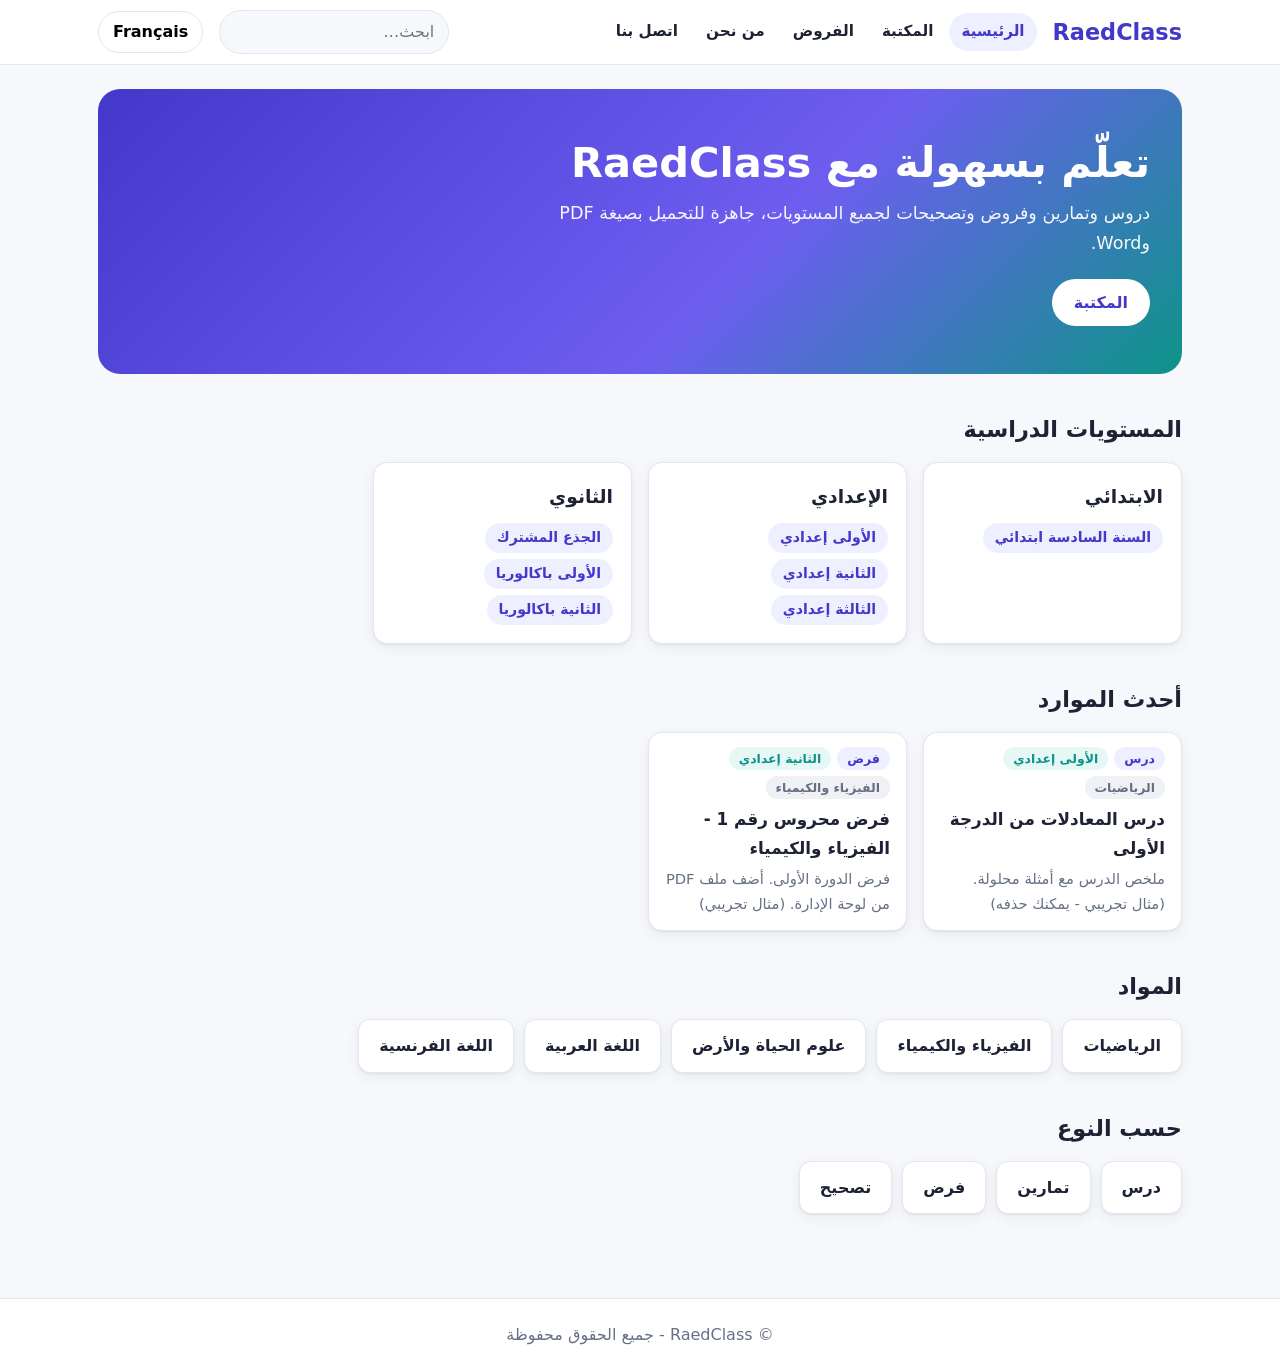
<file: index.html>
<!doctype html>
<html lang="ar" dir="rtl">
<head>
<meta charset="utf-8">
<meta name="viewport" content="width=device-width, initial-scale=1">
<title>RaedClass</title>
<meta name="description" content="RaedClass - دروس وتمارين وفروض وتصحيحات / Cours, exercices, examens et corrigés">
<link rel="stylesheet" href="assets/css/style.css">
</head>
<body>
<header class="topbar">
  <div class="wrap bar">
    <a class="brand" href="#/" id="brand">RaedClass</a>
    <nav id="nav" class="nav" aria-label="Main"></nav>
    <form id="searchForm" class="search" role="search">
      <input id="searchInput" type="search" autocomplete="off">
    </form>
    <button id="langBtn" class="lang" type="button"></button>
  </div>
</header>

<main id="app" class="wrap main"><p class="loading">…</p></main>

<footer class="footer">
  <div class="wrap" id="footer"></div>
</footer>

<script src="assets/js/app.js"></script>
</body>
</html>
</file>
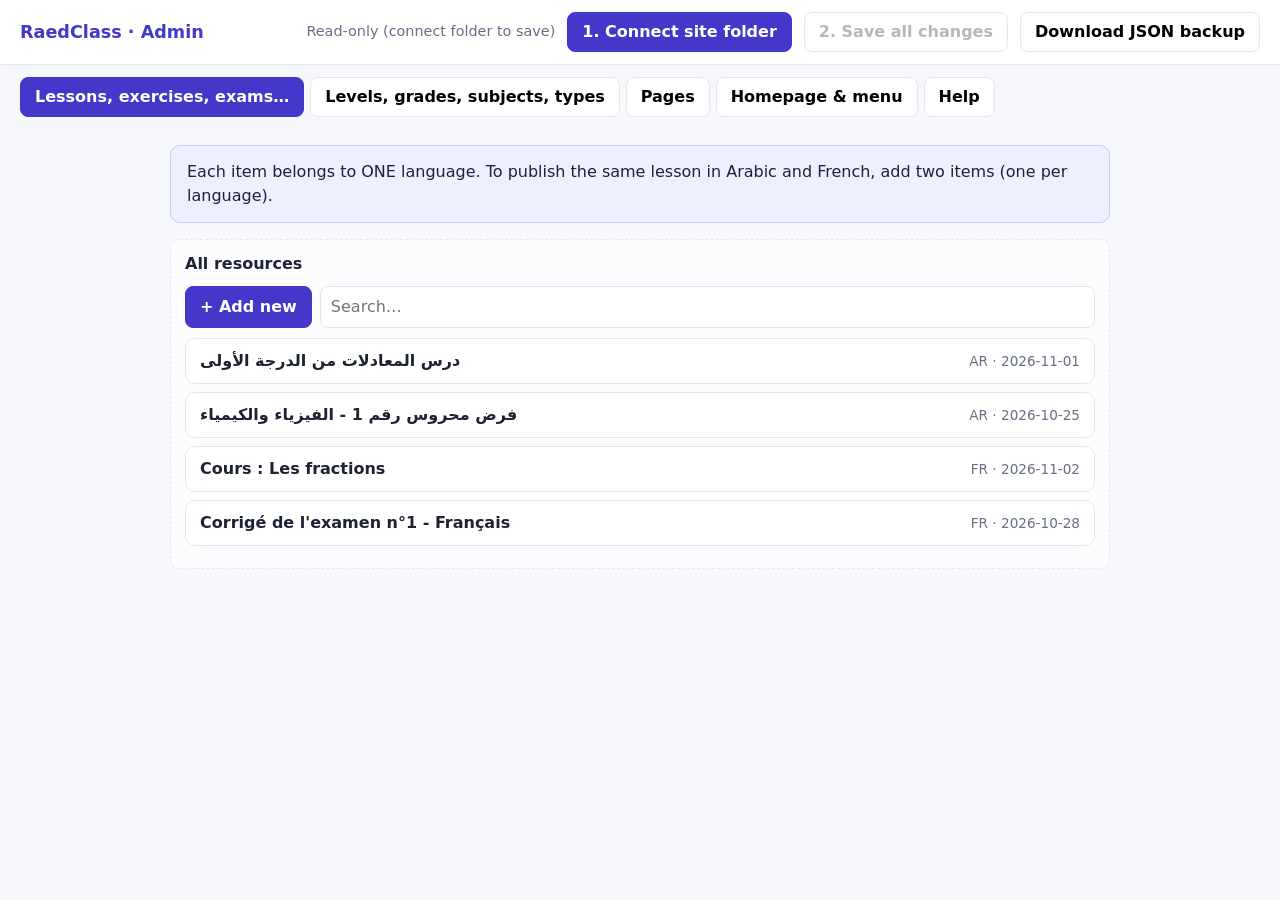
<file: admin/index.html>
<!doctype html>
<html lang="en" dir="ltr">
<head>
<meta charset="utf-8">
<meta name="viewport" content="width=device-width, initial-scale=1">
<meta name="robots" content="noindex">
<title>RaedClass Admin</title>
<style>
:root{--p:#4338ca;--line:#e4e7ef;--bg:#f7f8fc;--mut:#667085}
*{box-sizing:border-box}
body{margin:0;font-family:system-ui,"Segoe UI",Tahoma,sans-serif;background:var(--bg);color:#1e2235;line-height:1.5}
header{background:#fff;border-bottom:1px solid var(--line);padding:12px 20px;display:flex;gap:12px;align-items:center;flex-wrap:wrap;position:sticky;top:0;z-index:10}
header h1{font-size:1.1rem;margin:0;color:var(--p);margin-inline-end:auto}
button,.btn{font:inherit;border:1px solid var(--line);background:#fff;border-radius:8px;padding:7px 14px;cursor:pointer;font-weight:600}
button:hover{border-color:var(--p);color:var(--p)}
button.primary{background:var(--p);color:#fff;border-color:var(--p)}
button.primary:hover{color:#fff;opacity:.9}
button.danger{color:#b42318}
button.small{padding:3px 9px;font-size:.82rem}
#status{font-size:.9rem;color:var(--mut)}
#status.dirty{color:#b54708;font-weight:700}
nav{display:flex;gap:6px;padding:12px 20px;flex-wrap:wrap}
nav button.on{background:var(--p);color:#fff;border-color:var(--p)}
main{max-width:980px;margin:0 auto;padding:0 20px 80px}
.notice{background:#eef0ff;border:1px solid #c7ccff;border-radius:10px;padding:14px 16px;margin:16px 0}
.notice.warn{background:#fffaeb;border-color:#fedf89}
h2{margin:22px 0 8px}
details{background:#fff;border:1px solid var(--line);border-radius:10px;margin:8px 0}
summary{padding:10px 14px;cursor:pointer;font-weight:600;display:flex;gap:8px;align-items:center}
summary .t{flex:1}
summary .sub{color:var(--mut);font-weight:400;font-size:.85rem}
.body{padding:6px 16px 16px;border-top:1px solid var(--line)}
label.f{display:block;margin-top:12px;font-weight:600;font-size:.88rem}
label.f small{font-weight:400;color:var(--mut);display:block}
input[type=text],input[type=date],input[type=number],select,textarea{width:100%;font:inherit;padding:8px 10px;border:1px solid var(--line);border-radius:8px;background:#fff;margin-top:4px}
textarea{min-height:90px;resize:vertical}
textarea.html{min-height:200px;font-family:Consolas,monospace;font-size:.9rem}
.bi{display:grid;grid-template-columns:1fr 1fr;gap:10px}
.bi .ar input,.bi .ar textarea{direction:rtl;text-align:right}
.bi span.l{font-size:.75rem;color:var(--mut)}
.row{display:flex;gap:6px;align-items:center;margin-top:4px}
.row input{margin-top:0}
.tb{display:flex;gap:4px;flex-wrap:wrap;margin-top:4px}
.group{border:1px dashed var(--line);border-radius:10px;padding:2px 14px 14px;margin-top:14px;background:#fcfcff}
.group>b{display:block;margin-top:10px}
.bar{display:flex;gap:8px;margin:10px 0;flex-wrap:wrap}
.bar input{flex:1;min-width:180px;margin:0}
.actions{display:flex;gap:6px;margin-top:14px;justify-content:flex-end}
.ro{font-family:Consolas,monospace;font-size:.8rem;color:var(--mut)}
@media(max-width:700px){.bi{grid-template-columns:1fr}}
</style>
</head>
<body>
<header>
  <h1>RaedClass · Admin</h1>
  <span id="status">Not connected</span>
  <button id="connect" class="primary">1. Connect site folder</button>
  <button id="save" disabled>2. Save all changes</button>
  <button id="dl" title="Use this if your browser can't save into the folder">Download JSON backup</button>
</header>
<nav id="tabs"></nav>
<main id="main"></main>

<script>
/* ===== state ===== */
const D = { site:null, taxonomy:null, resources:null, pages:null };
const FILES = { site:'site.json', taxonomy:'taxonomy.json', resources:'resources.json', pages:'pages.json' };
let root = null, dirty = false, tab = 'resources';
const $ = (s,r=document)=>r.querySelector(s);
const el = (tag, attrs={}, ...kids) => {
  const e = document.createElement(tag);
  for (const [k,v] of Object.entries(attrs)) {
    if (k==='class') e.className=v; else if (k.startsWith('on')) e[k]=v; else if (v!==false && v!=null) e.setAttribute(k,v);
  }
  kids.flat().forEach(c => e.append(c?.nodeType ? c : document.createTextNode(c ?? '')));
  return e;
};
const uid = p => p + '-' + Date.now().toString(36) + Math.random().toString(36).slice(2,5);
const nmv = o => (o && (o.fr || o.ar)) || '';
const setDirty = v => { dirty = v; const s=$('#status'); s.textContent = v ? 'Unsaved changes' : (root ? 'Connected - all saved' : 'Not connected'); s.className = v ? 'dirty' : ''; $('#save').disabled = !(root && v); };
window.addEventListener('beforeunload', e => { if (dirty) { e.preventDefault(); e.returnValue=''; } });

/* ===== loading / saving ===== */
async function readFromFolder(h) {
  const dd = await h.getDirectoryHandle('data');
  for (const [k,f] of Object.entries(FILES)) {
    const fh = await dd.getFileHandle(f);
    D[k] = JSON.parse(await (await fh.getFile()).text());
  }
}
async function readFromServer() {
  for (const [k,f] of Object.entries(FILES)) {
    const r = await fetch('../data/'+f+'?v='+Date.now()); if (!r.ok) throw new Error(f);
    D[k] = await r.json();
  }
}
$('#connect').onclick = async () => {
  if (!window.showDirectoryPicker) { alert('Your browser cannot save directly into folders.\nUse Chrome or Edge on a computer. (Without it, you can still edit and use "Download JSON backup", then copy the files into the data folder yourself.)'); return; }
  try {
    root = await showDirectoryPicker({ mode:'readwrite' });
    await readFromFolder(root);
    setDirty(false); render();
  } catch (e) { root = null; if (e.name !== 'AbortError') alert('Could not open the folder. Choose the main RaedClass folder (the one containing index.html and data).\n\n'+e.message); }
};
async function writeText(dir, name, text) {
  const fh = await dir.getFileHandle(name, { create:true });
  const w = await fh.createWritable(); await w.write(text); await w.close();
}
$('#save').onclick = async () => {
  try {
    const dd = await root.getDirectoryHandle('data', { create:true });
    for (const [k,f] of Object.entries(FILES)) await writeText(dd, f, JSON.stringify(D[k], null, 2));
    setDirty(false); alert('Saved. Refresh your website to see the changes.');
  } catch (e) { alert('Save failed: '+e.message); }
};
$('#dl').onclick = () => {
  if (!D.site) return alert('Nothing loaded yet.');
  for (const [k,f] of Object.entries(FILES)) {
    const a = el('a', { href: URL.createObjectURL(new Blob([JSON.stringify(D[k],null,2)],{type:'application/json'})), download:f });
    document.body.append(a); a.click(); a.remove();
  }
};
async function upload(file, folder) {
  if (!root) { alert('Connect the site folder first (button 1) so files can be saved into it.'); return null; }
  const dir = await root.getDirectoryHandle(folder, { create:true });
  let name = file.name.normalize('NFKD').replace(/[^\w.\-]+/g,'-').replace(/-+/g,'-');
  if (!/[a-z0-9]/i.test(name.replace(/\.[^.]*$/,''))) name = 'file-' + Date.now() + (name.match(/\.[^.]*$/)||[''])[0];
  try { await dir.getFileHandle(name); name = Date.now().toString(36)+'-'+name; } catch {}
  const fh = await dir.getFileHandle(name, { create:true });
  const w = await fh.createWritable(); await w.write(file); await w.close();
  return folder + '/' + name;
}

/* ===== schemas ===== */
const taxOpts = (key, withLevel) => () => (D.taxonomy[key]||[]).map(x => ({
  value:x.id,
  label: (withLevel ? nmv((D.taxonomy.levels.find(l=>l.id===x.level)||{}).name)+' — ' : '') + nmv(x.name)
}));
const LANGS = [{value:'ar',label:'العربية (Arabic)'},{value:'fr',label:'Français (French)'}];

const resourceSchema = [
  { key:'id', type:'id' },
  { key:'lang', label:'Language of this content', type:'select', options:()=>LANGS },
  { key:'title', label:'Title', type:'text' },
  { key:'category', label:'Type (lesson / exercise / exam / correction…)', type:'select', options:taxOpts('categories'), blank:true },
  { key:'grade', label:'Grade / class', type:'select', options:taxOpts('grades', true), blank:true },
  { key:'subject', label:'Subject', type:'select', options:taxOpts('subjects'), blank:true },
  { key:'date', label:'Date', type:'date' },
  { key:'description', label:'Short description (shown on the card)', type:'textarea' },
  { key:'body', label:'Content (optional text of the lesson/exam)', type:'html' },
  { key:'image', label:'Cover image (optional)', type:'file', folder:'images', accept:'image/*' },
  { key:'files', label:'Downloadable files (PDF / Word)', type:'list', itemTitle:f=>f.label||f.path||'file', newItem:()=>({label:'',path:''}),
    schema:[ {key:'label',label:'Button text (e.g. "Lesson PDF")',type:'text'},
             {key:'path',label:'File',type:'file',folder:'files',accept:'.pdf,.doc,.docx,.xls,.xlsx,.ppt,.pptx,.zip,image/*'} ] }
];
const nameSchema = [ {key:'id',type:'id'}, {key:'name',label:'Name',type:'bi'} ];
const gradeSchema = [ {key:'id',type:'id'}, {key:'level',label:'Educational level',type:'select',options:taxOpts('levels')}, {key:'name',label:'Name',type:'bi'} ];
const pageSchema = [
  { key:'slug', label:'Page address (letters/numbers/dashes only, e.g. "about")', type:'text' },
  { key:'title', label:'Title', type:'bi' },
  { key:'body', label:'Content', type:'bihtml' }
];
const UIKEYS = ['browse','search','allGrades','allSubjects','allCategories','noResults','download','view','related','back','home','notFound'];
const sectionSchema = [
  { key:'type', label:'Section type', type:'select', options:()=>[
    {value:'levels',label:'Levels and grades'},{value:'latest',label:'Latest resources'},{value:'subjects',label:'Subjects'},
    {value:'categories',label:'Types (lessons, exams…)'},{value:'text',label:'Free text block'}] },
  { key:'title', label:'Section title', type:'bi' },
  { key:'count', label:'Number of items (for "Latest resources")', type:'number' },
  { key:'body', label:'Text (for "Free text block")', type:'bihtml' }
];
const siteSchema = [
  { key:'name', label:'Site name', type:'text' },
  { key:'defaultLang', label:'Default language', type:'select', options:()=>LANGS },
  { key:'logo', label:'Logo image (optional)', type:'file', folder:'images', accept:'image/*' },
  { key:'tagline', label:'Tagline', type:'bi' },
  { key:'nav', label:'Navigation menu', type:'list', itemTitle:n=>nmv(n.label)||n.href, newItem:()=>({label:{ar:'',fr:''},href:'#/'}),
    schema:[ {key:'label',label:'Label',type:'bi'},
             {key:'href',label:'Link',type:'text',hint:'#/ = home · #/browse = library · #/browse?category=exam · #/page/about = a custom page · or a full https:// link'} ] },
  { key:'home', label:'Homepage', type:'group', schema:[
      {key:'heroTitle',label:'Big title',type:'bi'},
      {key:'heroText',label:'Intro text',type:'bitext'},
      {key:'heroImage',label:'Hero image (optional)',type:'file',folder:'images',accept:'image/*'},
      {key:'sections',label:'Homepage sections (order = order on the page)',type:'list',ordered:true,itemTitle:s=>(nmv(s.title)||s.type)+'  ['+s.type+']',newItem:()=>({type:'latest',title:{ar:'',fr:''},count:6}),schema:sectionSchema} ] },
  { key:'footer', label:'Footer text', type:'bi' },
  { key:'ui', label:'Interface words (buttons, labels)', type:'group', schema: UIKEYS.map(k=>({key:k,label:k,type:'bi'})) }
];

/* ===== generic renderers ===== */
function toolbar(ta) {
  const wrap = (a,b) => { const s=ta.selectionStart,e=ta.selectionEnd,v=ta.value; ta.value=v.slice(0,s)+a+v.slice(s,e)+b+v.slice(e); ta.focus(); ta.selectionStart=s+a.length; ta.selectionEnd=e+a.length; ta.dispatchEvent(new Event('input')); };
  const btn = (l,fn) => el('button',{type:'button',class:'small',onclick:fn},l);
  return el('div',{class:'tb'},
    btn('Bold',()=>wrap('<b>','</b>')), btn('Italic',()=>wrap('<i>','</i>')),
    btn('Title',()=>wrap('<h2>','</h2>')), btn('Subtitle',()=>wrap('<h3>','</h3>')),
    btn('Paragraph',()=>wrap('<p>','</p>')), btn('List',()=>wrap('<ul>\n<li>','</li>\n</ul>')),
    btn('Link',()=>{ const u=prompt('Link address (https://… or files/name.pdf)'); if(u) wrap('<a href="'+u+'">','</a>'); }),
    btn('Image…',async()=>{ const i=el('input',{type:'file',accept:'image/*'}); i.onchange=async()=>{ const p=await upload(i.files[0],'images'); if(p) wrap('<img src="'+p+'" alt="">',''); }; i.click(); }));
}
function field(f, obj) {
  if (f.type==='id') return el('div',{class:'ro'},'ID: '+(obj[f.key]||'(auto)'));
  if (f.type==='list') { obj[f.key] ||= []; return listUI(f, obj[f.key]); }
  if (f.type==='group') { obj[f.key] ||= {}; const g = el('div',{class:'group'}, el('b',{},f.label)); f.schema.forEach(x=>g.append(field(x,obj[f.key]))); return g; }
  const lab = el('label',{class:'f'}, f.label, f.hint ? el('small',{},f.hint) : '');
  const on = (get,set) => { set(); setDirty(true); };
  if (f.type==='bi' || f.type==='bitext' || f.type==='bihtml') {
    obj[f.key] ||= {ar:'',fr:''};
    const mk = lg => {
      const multi = f.type!=='bi';
      const inp = multi ? el('textarea',{class: f.type==='bihtml'?'html':''}) : el('input',{type:'text'});
      inp.value = obj[f.key][lg] || '';
      inp.oninput = () => { obj[f.key][lg]=inp.value; setDirty(true); };
      return el('div',{class:lg}, el('span',{class:'l'}, lg==='ar'?'العربية':'Français'), inp, f.type==='bihtml'?toolbar(inp):'');
    };
    lab.append(el('div',{class:'bi'}, mk('ar'), mk('fr'))); return lab;
  }
  if (f.type==='select') {
    const s = el('select'); const opts = f.options();
    if (f.blank) s.append(el('option',{value:''},'— none —'));
    opts.forEach(o=>s.append(el('option',{value:o.value},o.label)));
    s.value = obj[f.key] || (f.blank ? '' : (opts[0]?.value ?? ''));
    if (!f.blank && obj[f.key]===undefined) obj[f.key]=s.value;
    s.onchange = () => { obj[f.key]=s.value; setDirty(true); };
    lab.append(s); return lab;
  }
  if (f.type==='file') {
    const inp = el('input',{type:'text',placeholder:'e.g. files/lesson1.pdf'}); inp.value = obj[f.key]||'';
    inp.oninput = () => { obj[f.key]=inp.value; setDirty(true); };
    const pick = el('input',{type:'file',accept:f.accept||''}); pick.style.display='none';
    pick.onchange = async () => { const p = await upload(pick.files[0], f.folder); if (p) { inp.value=p; obj[f.key]=p; setDirty(true); } };
    lab.append(el('div',{class:'row'}, inp, el('button',{type:'button',onclick:()=>pick.click()},'Upload…'), pick,
      el('button',{type:'button',class:'danger',onclick:()=>{inp.value='';obj[f.key]='';setDirty(true);}},'Clear')));
    return lab;
  }
  const inp = f.type==='textarea'||f.type==='html' ? el('textarea',{class:f.type==='html'?'html':''}) : el('input',{type:f.type==='date'?'date':f.type==='number'?'number':'text'});
  inp.value = obj[f.key] ?? '';
  inp.oninput = () => { obj[f.key] = f.type==='number' ? +inp.value : inp.value; setDirty(true); };
  lab.append(inp); if (f.type==='html') lab.append(toolbar(inp));
  return lab;
}
function listUI(f, arr) {
  const box = el('div',{class:'group'}, el('b',{},f.label||''));
  const list = el('div');
  const search = f.search ? el('input',{type:'text',placeholder:'Search…'}) : null;
  const draw = () => {
    list.innerHTML='';
    const q = (search?.value||'').toLowerCase();
    arr.forEach((item,i) => {
      const title = (f.itemTitle ? f.itemTitle(item) : '') || '(untitled)';
      const sub = f.itemSub ? f.itemSub(item) : '';
      if (q && !(title+' '+sub).toLowerCase().includes(q)) return;
      const d = el('details',{}, el('summary',{}, el('span',{class:'t'}, title), el('span',{class:'sub'}, sub)));
      let built = false;
      d.addEventListener('toggle', () => {
        if (!d.open || built) return; built = true;
        const b = el('div',{class:'body'}); f.schema.forEach(s=>b.append(field(s,item)));
        const act = el('div',{class:'actions'});
        if (f.ordered || f.type==='list') {
          act.append(el('button',{type:'button',onclick:()=>{ if(i>0){[arr[i-1],arr[i]]=[arr[i],arr[i-1]]; setDirty(true); draw();} }},'↑ Up'),
                     el('button',{type:'button',onclick:()=>{ if(i<arr.length-1){[arr[i+1],arr[i]]=[arr[i],arr[i+1]]; setDirty(true); draw();} }},'↓ Down'));
        }
        act.append(el('button',{type:'button',class:'danger',onclick:()=>{
          const extra = f.usage ? f.usage(item) : '';
          if (confirm('Delete "'+title+'"?'+(extra?'\n\n'+extra:'')+'\n\nThis cannot be undone after saving.')) { arr.splice(i,1); setDirty(true); draw(); }
        }},'Delete'));
        b.append(act); d.append(b);
      });
      list.append(d);
    });
    if (!list.children.length) list.append(el('p',{class:'ro'},'Nothing here yet.'));
  };
  if (search) search.oninput = draw;
  const add = el('button',{type:'button',class:'primary',onclick:()=>{
    const it = f.newItem ? f.newItem() : {};
    f.schema.forEach(s=>{ if(s.type==='id') it[s.key]=uid(f.idPrefix||'x'); });
    arr.unshift(it); setDirty(true); if (search) search.value=''; draw();
    const first=list.querySelector('details'); if(first) first.open=true;
  }}, '+ Add new');
  box.append(el('div',{class:'bar'}, add, search||''), list);
  draw(); return box;
}

/* ===== tabs ===== */
const TABS = {
  resources:{ label:'Lessons, exercises, exams…', render:()=> {
    return [ el('div',{class:'notice'},'Each item belongs to ONE language. To publish the same lesson in Arabic and French, add two items (one per language).'),
      listUI({ type:'list', label:'All resources', schema:resourceSchema, idPrefix:'res', search:true,
        itemTitle:r=>r.title, itemSub:r=>(r.lang||'').toUpperCase()+' · '+(r.date||''),
        newItem:()=>({lang:'ar',title:'',category:'',grade:'',subject:'',date:new Date().toISOString().slice(0,10),description:'',body:'',image:'',files:[]}) }, D.resources) ];
  }},
  structure:{ label:'Levels, grades, subjects, types', render:()=> {
    const T = D.taxonomy;
    const use = (k)=> it => { const n = D.resources.filter(r=>r[k]===it.id).length; return n ? n+' resource(s) use this. They will lose this label.' : ''; };
    return [
      el('div',{class:'notice'},'Add a new level, grade, subject or type here. It instantly appears in the website filters and homepage.'),
      listUI({label:'Educational levels (e.g. Primary, College, Lycée)',schema:nameSchema,idPrefix:'lvl',itemTitle:x=>nmv(x.name),newItem:()=>({name:{ar:'',fr:''}}),ordered:true,
              usage:it=>T.grades.some(g=>g.level===it.id)?'Grades inside this level will be hidden from filters.':''},T.levels),
      listUI({label:'Grades / classes',schema:gradeSchema,idPrefix:'g',itemTitle:x=>nmv(x.name),itemSub:x=>nmv((T.levels.find(l=>l.id===x.level)||{}).name),newItem:()=>({level:T.levels[0]?.id||'',name:{ar:'',fr:''}}),usage:use('grade')},T.grades),
      listUI({label:'Subjects',schema:nameSchema,idPrefix:'s',itemTitle:x=>nmv(x.name),newItem:()=>({name:{ar:'',fr:''}}),usage:use('subject')},T.subjects),
      listUI({label:'Types / sections (lesson, exercise, exam, correction…)',schema:nameSchema,idPrefix:'cat',itemTitle:x=>nmv(x.name),newItem:()=>({name:{ar:'',fr:''}}),usage:use('category')},T.categories)
    ];
  }},
  pages:{ label:'Pages', render:()=> [
    el('div',{class:'notice'},'Create new pages (About, Contact, Help…). To show a page in the menu, go to "Homepage & menu" and add a link: #/page/<page address>.'),
    listUI({label:'Custom pages',schema:pageSchema,itemTitle:p=>nmv(p.title),itemSub:p=>'#/page/'+p.slug,newItem:()=>({slug:'new-page',title:{ar:'',fr:''},body:{ar:'',fr:''}})},D.pages) ]},
  site:{ label:'Homepage & menu', render:()=> {
    const box = el('div'); siteSchema.forEach(f=>box.append(field(f,D.site))); return [box];
  }},
  help:{ label:'Help', render:()=> [ el('div',{class:'notice'}, el('b',{},'How it works'), el('ol',{},
      el('li',{},'Click "Connect site folder" and pick the RaedClass folder (Chrome or Edge).'),
      el('li',{},'Add / edit / delete items in the tabs above. Use "Upload…" to attach PDF or Word files — they are copied into the files folder.'),
      el('li',{},'Click "Save all changes". Refresh your website to see the result.'),
      el('li',{},'Always keep a copy of the whole folder as a backup.'))) ]}
};
function render() {
  const t = $('#tabs'); t.innerHTML='';
  Object.entries(TABS).forEach(([k,v]) => t.append(el('button',{class:k===tab?'on':'',onclick:()=>{tab=k;render();}},v.label)));
  const m = $('#main'); m.innerHTML='';
  if (!D.site) { m.append(el('div',{class:'notice warn'},'Click "1. Connect site folder" and choose your RaedClass folder to start.')); return; }
  TABS[tab].render().forEach(n=>m.append(n));
}
readFromServer().then(()=>{ setDirty(false); render(); $('#status').textContent='Read-only (connect folder to save)'; }).catch(()=>render());
render();
</script>
</body>
</html>
</file>
<file: assets/css/style.css>
:root{
  --primary:#4338ca; --primary-d:#3730a3; --accent:#0d9488; --bg:#f7f8fc; --card:#fff;
  --text:#1e2235; --muted:#667085; --line:#e4e7ef; --radius:14px;
  --shadow:0 1px 2px rgba(16,24,40,.06),0 4px 14px rgba(16,24,40,.06);
}
*{box-sizing:border-box}
html{scroll-behavior:smooth}
body{margin:0;font-family:"Segoe UI","Noto Naskh Arabic",Tahoma,system-ui,-apple-system,sans-serif;background:var(--bg);color:var(--text);line-height:1.7}
a{color:var(--primary);text-decoration:none}
a:hover{text-decoration:underline}
img{max-width:100%;height:auto}
.wrap{max-width:1120px;margin:0 auto;padding:0 18px}
.main{padding-top:24px;padding-bottom:48px;min-height:60vh}

/* header */
.topbar{background:#fff;border-bottom:1px solid var(--line);position:sticky;top:0;z-index:20}
.bar{display:flex;align-items:center;gap:16px;min-height:64px;flex-wrap:wrap}
.brand{font-weight:800;font-size:1.4rem;color:var(--primary);display:flex;align-items:center;gap:8px}
.brand img{height:34px}
.brand:hover{text-decoration:none}
.nav{display:flex;gap:4px;flex:1;flex-wrap:wrap}
.nav a{padding:6px 12px;border-radius:999px;color:var(--text);font-weight:600;font-size:.95rem}
.nav a:hover,.nav a.active{background:#eef0ff;color:var(--primary);text-decoration:none}
.search input{border:1px solid var(--line);border-radius:999px;padding:7px 14px;min-width:170px;font:inherit;background:var(--bg)}
.lang{border:1px solid var(--line);background:#fff;border-radius:999px;padding:6px 14px;font:inherit;font-weight:600;cursor:pointer}
.lang:hover{border-color:var(--primary);color:var(--primary)}

/* hero */
.hero{background:linear-gradient(135deg,var(--primary),#6d5ef0 60%,var(--accent));color:#fff;border-radius:22px;padding:48px 32px;display:flex;gap:28px;align-items:center;justify-content:space-between;margin-bottom:32px;overflow:hidden}
.hero h1{margin:0 0 10px;font-size:clamp(1.7rem,4vw,2.6rem);line-height:1.25}
.hero p{margin:0 0 20px;font-size:1.1rem;opacity:.95;max-width:56ch}
.hero img{max-width:300px;border-radius:16px;box-shadow:0 10px 30px rgba(0,0,0,.25)}
.btn{display:inline-block;background:#fff;color:var(--primary);padding:10px 22px;border-radius:999px;font-weight:700}
.btn:hover{text-decoration:none;transform:translateY(-1px)}
.btn.solid{background:var(--primary);color:#fff}
.btn.solid:hover{background:var(--primary-d)}

/* sections */
.section{margin:36px 0}
.section>h2{font-size:1.4rem;margin:0 0 14px}
.grid{display:grid;grid-template-columns:repeat(auto-fill,minmax(250px,1fr));gap:16px}
.card{background:var(--card);border:1px solid var(--line);border-radius:var(--radius);overflow:hidden;color:inherit;display:flex;flex-direction:column;box-shadow:var(--shadow);transition:transform .15s}
.card:hover{transform:translateY(-3px);text-decoration:none}
.card img{width:100%;height:140px;object-fit:cover}
.card-body{padding:14px 16px}
.card h3{margin:6px 0 4px;font-size:1.05rem;color:var(--text)}
.card p{margin:0;color:var(--muted);font-size:.92rem}
.chips{display:flex;gap:6px;flex-wrap:wrap}
.chip{background:#eef0ff;color:var(--primary);border-radius:999px;padding:1px 10px;font-size:.78rem;font-weight:600}
.chip.alt{background:#e6f7f5;color:var(--accent)}
.chip.gray{background:#f0f1f5;color:var(--muted)}
.tile{background:var(--card);border:1px solid var(--line);border-radius:var(--radius);padding:18px;box-shadow:var(--shadow)}
.tile h3{margin:0 0 10px}
.tile .chips a{background:#eef0ff;padding:3px 12px;border-radius:999px;font-weight:600;font-size:.88rem}
.tile .chips a:hover{background:var(--primary);color:#fff;text-decoration:none}
.quick{display:flex;gap:10px;flex-wrap:wrap}
.quick a{background:var(--card);border:1px solid var(--line);border-radius:12px;padding:12px 20px;font-weight:700;box-shadow:var(--shadow);color:var(--text)}
.quick a:hover{border-color:var(--primary);color:var(--primary);text-decoration:none}

/* filters */
.filters{display:flex;gap:10px;flex-wrap:wrap;background:var(--card);border:1px solid var(--line);border-radius:var(--radius);padding:14px;margin-bottom:20px}
.filters select,.filters input{font:inherit;padding:8px 12px;border:1px solid var(--line);border-radius:10px;background:#fff;flex:1;min-width:150px}
h1.title{margin:0 0 16px;font-size:1.8rem}

/* article */
.article{background:var(--card);border:1px solid var(--line);border-radius:var(--radius);padding:28px;box-shadow:var(--shadow)}
.article h1{margin:8px 0 8px;font-size:1.9rem}
.article .lead{color:var(--muted);font-size:1.08rem}
.article .cover{border-radius:12px;margin:12px 0}
.content{margin-top:18px}
.content h2,.content h3{margin-top:1.4em}
.content table{border-collapse:collapse;width:100%;margin:12px 0}
.content td,.content th{border:1px solid var(--line);padding:8px 10px}
.files{margin-top:24px;display:grid;gap:10px}
.file{display:flex;align-items:center;gap:12px;border:1px solid var(--line);border-radius:12px;padding:10px 14px;background:#fafbff}
.file .ext{background:var(--primary);color:#fff;border-radius:8px;font-size:.72rem;font-weight:800;padding:6px 8px;min-width:46px;text-align:center}
.file .ext.pdf{background:#dc2626}.file .ext.doc,.file .ext.docx{background:#2563eb}
.file .name{flex:1;font-weight:600}
.file a.dl{font-weight:700}
.empty,.loading,.error{color:var(--muted);text-align:center;padding:40px 10px}
.error{color:#b42318;background:#fef3f2;border-radius:12px;text-align:start;line-height:1.8}
.error code{background:#fee4e2;padding:1px 6px;border-radius:6px}

.footer{border-top:1px solid var(--line);background:#fff;padding:22px 0;color:var(--muted);text-align:center}

@media(max-width:720px){
  .hero{flex-direction:column;padding:30px 20px}
  .hero img{max-width:100%}
  .search{order:5;width:100%}.search input{width:100%}
  .article{padding:18px}
}
</file>
